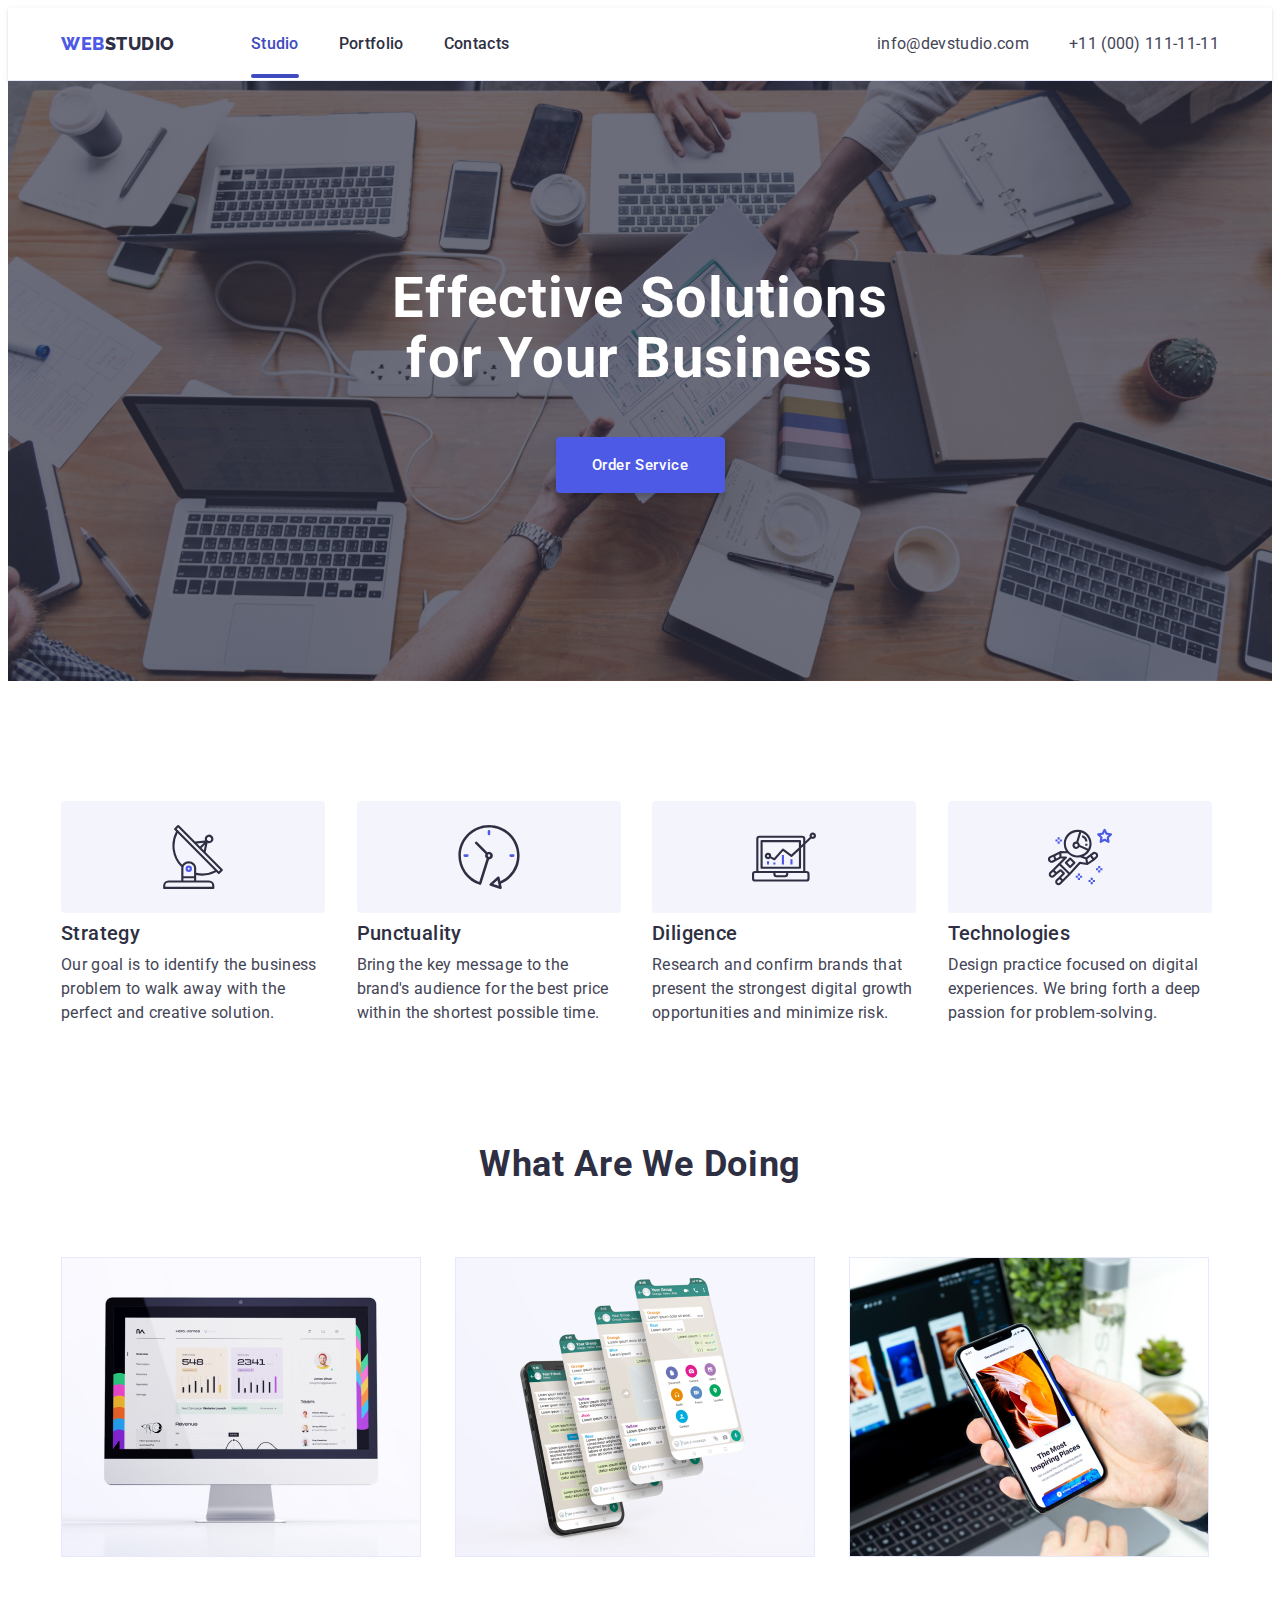
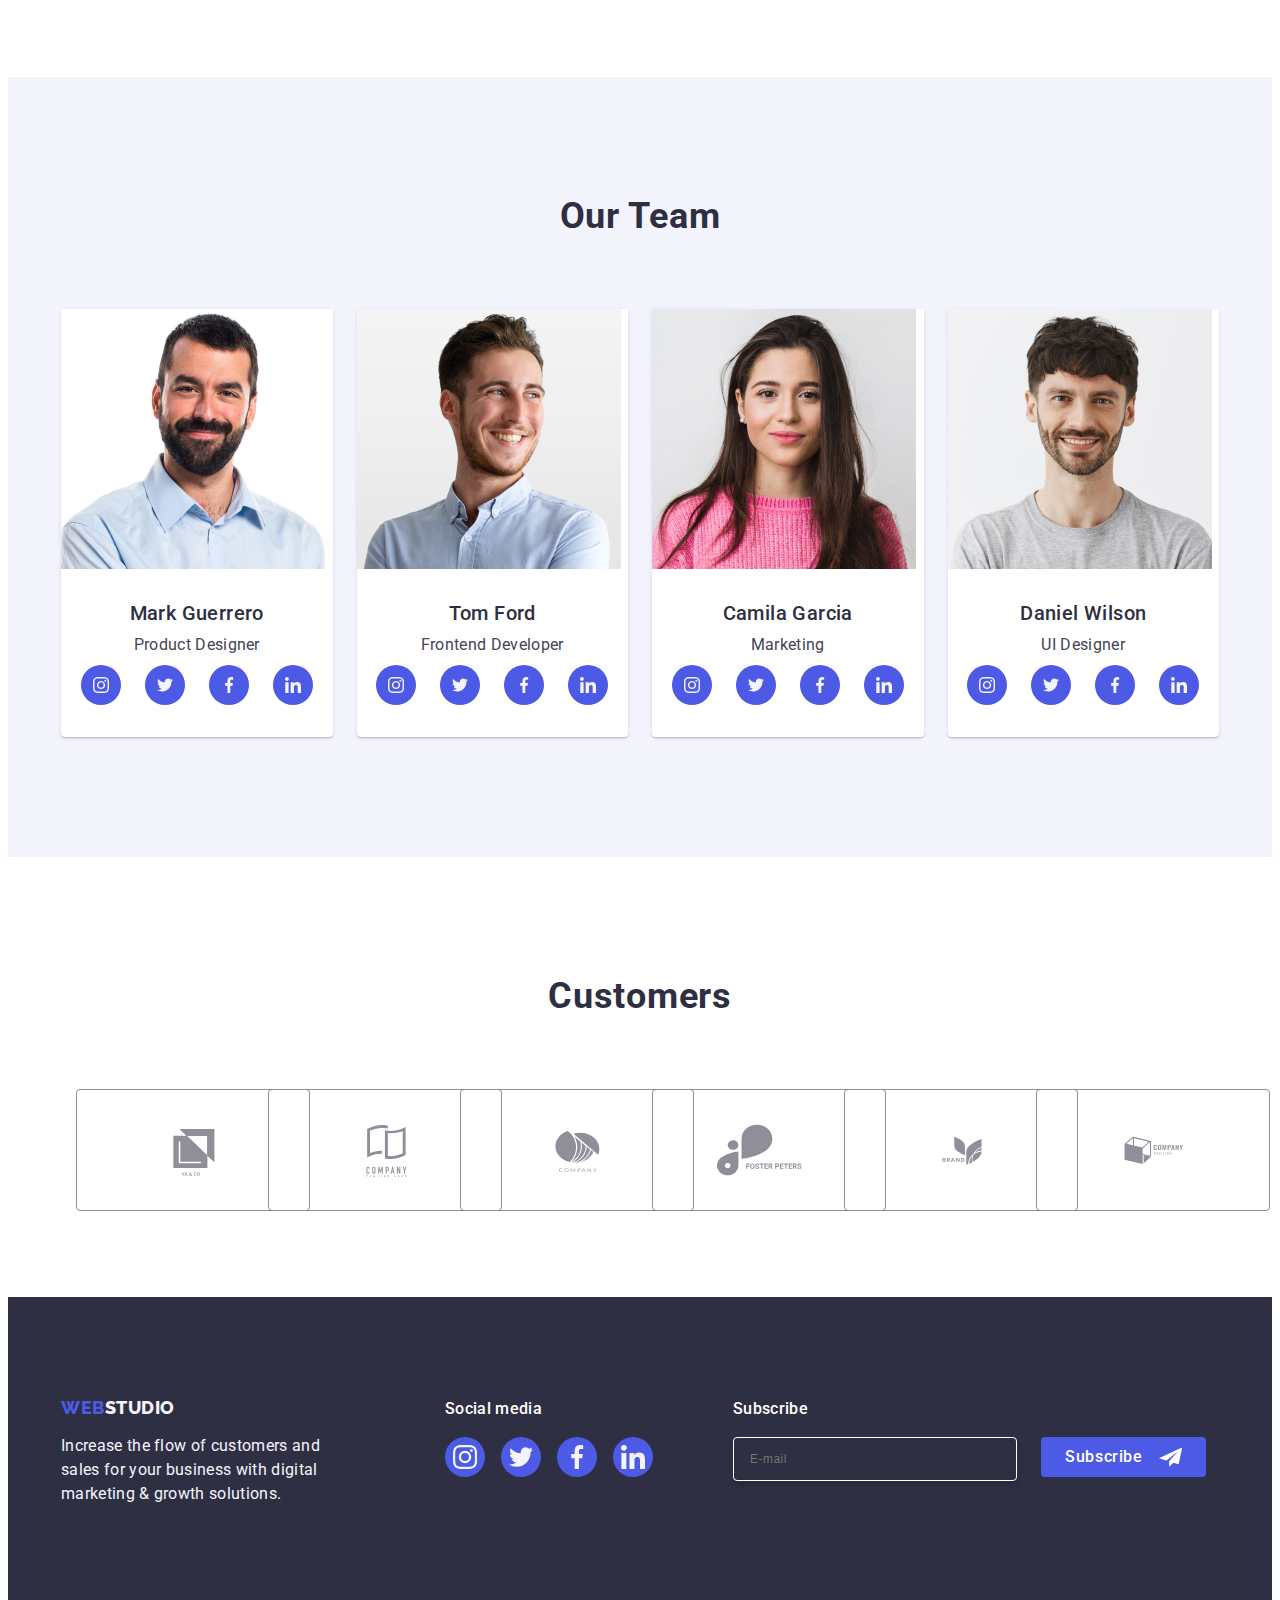
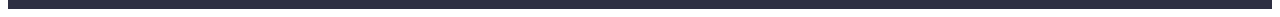
<file: index.html>
<!DOCTYPE html>
<html lang="en">
  <head>
    <meta charset="UTF-8" />
    <meta name="viewport" content="width=device-width, initial-scale=1.0" />
    <title>Web Studio</title>
    <!--Fonts-->
    <link rel="preconnect" href="https://fonts.googleapis.com" />
    <link rel="preconnect" href="https://fonts.gstatic.com" crossorigin />
    <link
      href="https://fonts.googleapis.com/css2?family=Raleway:wght@800&family=Roboto:wght@400;500;700&display=swap"
      rel="stylesheet"
    />
    <!-- Modern normalize -->
    <link
      rel="stylesheet"
      href="https://cdnjs.cloudflare.com/ajax/libs/modern-normalize/2.0.0/modern-normalize.min.css"
      integrity="sha512-4xo8blKMVCiXpTaLzQSLSw3KFOVPWhm/TRtuPVc4WG6kUgjH6J03IBuG7JZPkcWMxJ5huwaBpOpnwYElP/m6wg=="
      crossorigin="anonymous"
      referrerpolicy="no-referrer"
    />
    <!--Custom styles-->
    <link rel="stylesheet" href="./css/styles.css" />
  </head>
  <body>
    <!--Header styles-->
    <header class="header">
      <div class="header-container container">
        <nav class="header-nav">
          <a class="logo link" href="./index.html"
            >Web<span class="header-nav-logo-studio">Studio</span>
          </a>
          <ul class="list list-header">
            <li class="header-nav-item">
              <a class="nav-link current link" href="./index.html">Studio</a>
            </li>
            <li class="header-nav-item">
              <a class="nav-link link" href="./portfolio.html">Portfolio</a>
            </li>
            <li class="header-nav-item">
              <a class="nav-link link" href="">Contacts</a>
            </li>
          </ul>
        </nav>
        <address class="header-address">
          <ul class="list address-list">
            <li class="header-address-item">
              <a class="address-link link" href="mailto:info@devstudio.com" aria-label="email"
                >info@devstudio.com
              </a>
            </li>
            <li class="header-address-item">
              <a class="address-link link" href="tel:+110001111111" aria-label="+110001111111"
                >+11 (000) 111-11-11
              </a>
            </li>
          </ul>
        </address>
      </div>
    </header>

    <main>
      <!--Hero image Section 1-->
      <section class="hero">
        <div class="container">
          <h1 class="hero-title">Effective Solutions for Your Business</h1>
          <button class="btn hero-order-btn" type="button" data-modal-open>Order Service</button>
        </div>
      </section>

      <!--Section 2-->
      <section class="feature">
        <div class="container">
          <h2 class="visually-hidden">text</h2>
          <ul class="list feature-list">
            <li class="feature-item">
              <div class="feature-wrapper">
                <svg class="feature-wrapper-icons" width="64" height="64">
                  <use href="./images/icons.svg#icon-antenna"></use>
                </svg>
              </div>
              <h3 class="feature-item-titel">Strategy</h3>
              <p class="feature-item-paragraph">
                Our goal is to identify the business problem to walk away with the perfect and
                creative solution.
              </p>
            </li>

            <li class="feature-item">
              <div class="feature-wrapper">
                <svg class="feature-wrapper-icons" width="64" height="64">
                  <use href="./images/icons.svg#icon-clock"></use>
                </svg>
              </div>
              <h3 class="feature-item-titel">Punctuality</h3>
              <p class="feature-item-paragraph">
                Bring the key message to the brand's audience for the best price within the shortest
                possible time.
              </p>
            </li>

            <li class="feature-item">
              <div class="feature-wrapper">
                <svg class="feature-wrapper-icons" width="64" height="64">
                  <use href="./images/icons.svg#icon-diagram"></use>
                </svg>
              </div>
              <h3 class="feature-item-titel">Diligence</h3>
              <p class="feature-item-paragraph">
                Research and confirm brands that present the strongest digital growth opportunities
                and minimize risk.
              </p>
            </li>

            <li class="feature-item">
              <div class="feature-wrapper">
                <svg class="feature-wrapper-icons" width="64" height="64">
                  <use href="./images/icons.svg#icon-astronaut"></use>
                </svg>
              </div>
              <h3 class="feature-item-titel">Technologies</h3>
              <p class="feature-item-paragraph">
                Design practice focused on digital experiences. We bring forth a deep passion for
                problem-solving.
              </p>
            </li>
          </ul>
        </div>
      </section>

      <!--Section 3-->
      <section class="work">
        <div class="container">
          <h2 class="work-title">What are we doing</h2>
          <ul class="list work-list">
            <li class="work-item">
              <img src="./images/images-section3/img1.jpg" alt="Work1" width="360" />
            </li>
            <li class="work-item">
              <img src="./images/images-section3/img2.jpg" alt="Work2" width="360" />
            </li>
            <li class="work-item">
              <img src="./images/images-section3/img3.jpg" alt="Work3" width="360" />
            </li>
          </ul>
        </div>
      </section>

      <!--Section 4-->
      <section class="team">
        <div class="container">
          <h2 class="team-title">Our Team</h2>
          <ul class="list team-list">
            <li class="team-item">
              <img
                src="./images/images-section4/mark-guerreroimg.jpg"
                alt="Product Designer"
                width="264"
              />
              <div class="team-title-paragraph">
                <h3 class="team-item-title">Mark Guerrero</h3>
                <p class="team-item-paragraph">Product Designer</p>
                <ul class="team-socials list">
                  <li class="team-socials-item">
                    <a class="team-socials-link link" href="https://instagram.com">
                      <svg class="team-socials-icon" width="16" height="16">
                        <use href="./images/icons.svg#icon-instagram"></use>
                      </svg>
                    </a>
                  </li>
                  <li class="team-socials-item">
                    <a class="team-socials-link link" href="https://instagram.com">
                      <svg class="team-socials-icon" width="16" height="16">
                        <use href="./images/icons.svg#icon-twitter"></use>
                      </svg>
                    </a>
                  </li>
                  <li class="team-socials-item">
                    <a class="team-socials-link link" href="https://instagram.com">
                      <svg class="team-socials-icon" width="16" height="16">
                        <use href="./images/icons.svg#icon-facebook"></use>
                      </svg>
                    </a>
                  </li>
                  <li class="team-socials-item">
                    <a class="team-socials-link link" href="https://instagram.com">
                      <svg class="team-socials-icon" width="16" height="16">
                        <use href="./images/icons.svg#icon-linkedin"></use>
                      </svg>
                    </a>
                  </li>
                </ul>
              </div>
            </li>
            <li class="team-item">
              <img
                src="./images/images-section4/tom-fordimg.jpg"
                alt="Frontend Developer"
                width="264"
              />
              <div class="team-title-paragraph">
                <h3 class="team-item-title">Tom Ford</h3>
                <p class="team-item-paragraph">Frontend Developer</p>
                <ul class="team-socials list">
                  <li class="team-socials-item">
                    <a class="team-socials-link link" href="https://instagram.com">
                      <svg class="team-socials-icon" width="16" height="16">
                        <use href="./images/icons.svg#icon-instagram"></use>
                      </svg>
                    </a>
                  </li>
                  <li class="team-socials-item">
                    <a class="team-socials-link link" href="https://instagram.com">
                      <svg class="team-socials-icon" width="16" height="16">
                        <use href="./images/icons.svg#icon-twitter"></use>
                      </svg>
                    </a>
                  </li>
                  <li class="team-socials-item">
                    <a class="team-socials-link link" href="https://instagram.com">
                      <svg class="team-socials-icon" width="16" height="16">
                        <use href="./images/icons.svg#icon-facebook"></use>
                      </svg>
                    </a>
                  </li>
                  <li class="team-socials-item">
                    <a class="team-socials-link link" href="https://instagram.com">
                      <svg class="team-socials-icon" width="16" height="16">
                        <use href="./images/icons.svg#icon-linkedin"></use>
                      </svg>
                    </a>
                  </li>
                </ul>
              </div>
            </li>
            <li class="team-item">
              <img src="./images/images-section4/camila-garcia.jpg" alt="Marketing" width="264" />
              <div class="team-title-paragraph">
                <h3 class="team-item-title">Camila Garcia</h3>
                <p class="team-item-paragraph">Marketing</p>
                <ul class="team-socials list">
                  <li class="team-socials-item">
                    <a class="team-socials-link link" href="https://instagram.com">
                      <svg class="team-socials-icon" width="16" height="16">
                        <use href="./images/icons.svg#icon-instagram"></use>
                      </svg>
                    </a>
                  </li>
                  <li class="team-socials-item">
                    <a class="team-socials-link link" href="https://instagram.com">
                      <svg class="team-socials-icon" width="16" height="16">
                        <use href="./images/icons.svg#icon-twitter"></use>
                      </svg>
                    </a>
                  </li>
                  <li class="team-socials-item">
                    <a class="team-socials-link link" href="https://instagram.com">
                      <svg class="team-socials-icon" width="16" height="16">
                        <use href="./images/icons.svg#icon-facebook"></use>
                      </svg>
                    </a>
                  </li>
                  <li class="team-socials-item">
                    <a class="team-socials-link link" href="https://instagram.com">
                      <svg class="team-socials-icon" width="16" height="16">
                        <use href="./images/icons.svg#icon-linkedin"></use>
                      </svg>
                    </a>
                  </li>
                </ul>
              </div>
            </li>
            <li class="team-item">
              <img
                src="./images/images-section4/daniel-wisonimg.jpg"
                alt="UI Designer"
                width="264"
              />
              <div class="team-title-paragraph">
                <h3 class="team-item-title">Daniel Wilson</h3>
                <p class="team-item-paragraph">UI Designer</p>
                <ul class="team-socials list">
                  <li class="team-socials-item">
                    <a class="team-socials-link link" href="https://instagram.com">
                      <svg class="team-socials-icon" width="16" height="16">
                        <use href="./images/icons.svg#icon-instagram"></use>
                      </svg>
                    </a>
                  </li>
                  <li class="team-socials-item">
                    <a class="team-socials-link link" href="https://instagram.com">
                      <svg class="team-socials-icon" width="16" height="16">
                        <use href="./images/icons.svg#icon-twitter"></use>
                      </svg>
                    </a>
                  </li>
                  <li class="team-socials-item">
                    <a class="team-socials-link link" href="https://instagram.com">
                      <svg class="team-socials-icon" width="16" height="16">
                        <use href="./images/icons.svg#icon-facebook"></use>
                      </svg>
                    </a>
                  </li>
                  <li class="team-socials-item">
                    <a class="team-socials-link link" href="https://instagram.com">
                      <svg class="team-socials-icon" width="16" height="16">
                        <use href="./images/icons.svg#icon-linkedin"></use>
                      </svg>
                    </a>
                  </li>
                </ul>
              </div>
            </li>
          </ul>
        </div>
      </section>

      <!--Section 5-->
      <section class="customers">
        <div class="container">
          <h2 class="customers-titel">Customers</h2>
          <ul class="container-client list">
            <li class="customers-client-item">
              <a class="customers-client-link link" href="">
                <svg class="container-client-icons" width="104" height="56">
                  <use href="./images/icons.svg#icon-logo-1"></use>
                </svg>
              </a>
            </li>
            <li class="customers-client-item">
              <a class="customers-client-link link" href="">
                <svg class="container-client-icons" width="104" height="56">
                  <use href="./images/icons.svg#icon-logo-2"></use>
                </svg>
              </a>
            </li>
            <li class="customers-client-item">
              <a class="customers-client-link link" href="">
                <svg class="container-client-icons" width="104" height="56">
                  <use href="./images/icons.svg#icon-logo-3"></use>
                </svg>
              </a>
            </li>
            <li class="customers-client-item">
              <a class="customers-client-link link" href="">
                <svg class="container-client-icons" width="104" height="56">
                  <use href="./images/icons.svg#icon-logo-4"></use>
                </svg>
              </a>
            </li>
            <li class="customers-client-item">
              <a class="customers-client-link link" href="">
                <svg class="container-client-icons" width="104" height="56">
                  <use href="./images/icons.svg#icon-logo-5"></use>
                </svg>
              </a>
            </li>
            <li class="customers-client-item">
              <a class="customers-client-link link" href="">
                <svg class="container-client-icons" width="104" height="56">
                  <use href="./images/icons.svg#icon-logo-6"></use>
                </svg>
              </a>
            </li>
          </ul>
        </div>
      </section>
    </main>

    <!--Footer-->
    <footer class="footer" id="contacts">
      <div class="footer-container container">
        <div class="footer-title">
          <a class="link footer-link" href="./index.html"
            >Web<span class="footer-logo-studio">Studio</span></a
          >
          <p class="footer-paragraph">
            Increase the flow of customers and sales for your business with digital marketing &
            growth solutions.
          </p>
        </div>

        <!--Social media-->
        <div class="footer-social">
          <p class="social-paragraph">Social media</p>
          <ul class="social-list list">
            <li class="footer-socials-item">
              <a class="footer-socials-link link" href="https://instagram.com">
                <svg class="footer-socials-icon" width="24" height="24">
                  <use href="./images/icons.svg#icon-instagram"></use>
                </svg>
              </a>
            </li>
            <li class="footer-socials-item">
              <a class="footer-socials-link link" href="https://instagram.com">
                <svg class="footer-socials-icon" width="24" height="24">
                  <use href="./images/icons.svg#icon-twitter"></use>
                </svg>
              </a>
            </li>
            <li class="footer-socials-item">
              <a class="footer-socials-link link" href="https://instagram.com">
                <svg class="footer-socials-icon" width="24" height="24">
                  <use href="./images/icons.svg#icon-facebook"></use>
                </svg>
              </a>
            </li>
            <li class="footer-socials-item">
              <a class="footer-socials-link link" href="https://instagram.com">
                <svg class="footer-socials-icon" width="24" height="24">
                  <use href="./images/icons.svg#icon-linkedin"></use>
                </svg>
              </a>
            </li>
          </ul>
        </div>
        <!--Subscribe-->
        <div class="footer-subscribe">
          <p class="subscribe-paragraph">Subscribe</p>
          <form class="subscribe-form">
            <label class="footer-sub-label" for="user-email-sub">
              <input 
              class="footer-sub-input" 
              type="email" 
              id="user-email-sub" 
              name="user-email" 
              placeholder="E-mail">
            </label>
            <button class="footer-btn-sub" type="submit">
              Subscribe
              <svg class="footer-sub-icon" width="24" height="24">
                <use href="./images/icons.svg#icon-send"></use>
              </svg>
            </button>
          </form>
        </div>
      </div>
    </footer>

    <!--Modal window-->
    <div class="backdrop is-hidden" data-modal>
      <div class="modal">
        <button class="btn-close" type="button" data-modal-close>
          <svg class="btn-close-icon" width="8" height="8">
            <use href="./images/icons.svg#icon-close-black"></use>
          </svg>
        </button>
        <p class="modal-title">Leave your contacts and we will call you back</p>
        <form class="modal-form">
          <div class="modal-form-div">
            <label class="modal-label" for="user-name">Name</label>
            <div class="modal-field">
              <input 
              class="modal-input" 
              type="text" 
              id="user-name" 
              name="user-name" />
              <svg class="modal-icon" width="18" height="24">
                <use href="./images/icons.svg#icon-person-modal"></use>
              </svg>
            </div>
          </div>
          <div class="modal-form-div">
            <label class="modal-label" for="user-phone">Phone</label>
            <div class="modal-field">
              <input 
              class="modal-input" 
              type="tel" 
              id="user-phone" 
              name="user-phone" />
              <svg class="modal-icon" width="18" height="24">
                <use href="./images/icons.svg#icon-phone-modal"></use>
              </svg>
            </div>
          </div>
          <div class="modal-form-div">
            <label class="modal-label" for="user-email">Email</label>
            <div class="modal-field">
              <input 
              class="modal-input" 
              type="email" 
              id="user-email"
              name="user-email" />
              <svg class="modal-icon" width="18" height="24">
                <use href="./images/icons.svg#icon-email-modal"></use>
              </svg>
            </div>
          </div>
          <div class="modal-form-comment">
            <label class="modal-label" for="user-comment">Comment</label>
            <textarea
              class="modal-comment-field"
              name="user-comment"
              id="user-comment"
              rows="10"
              placeholder="Text input"
            ></textarea>
          </div>
          <div class="modal-form-checkbox">
            <input
              class="modal-form-checkbox visually-hidden"
              type="checkbox"
              name="user-privacy"
              id="user-privacy"
              value="true"
            />
            <label class="modal-form-ladel-checkbox" for="user-privacy">
              <span class="modal-form-span">
                <svg class="modal-svg-check" width="10" height="8">
                  <use href="./images/icons.svg#icon-check"></use>
                </svg>
              </span>
              I accept the terms and conditions of the
              <a class="modal-form-link" href="">Privacy Policy</a>
            </label>
          </div>
          <button class="btn-modal-send" type="submit">Send</button>
        </form>
      </div>
    </div>

    <script src="./js/modal.js"></script>
  </body>
</html>
</file>
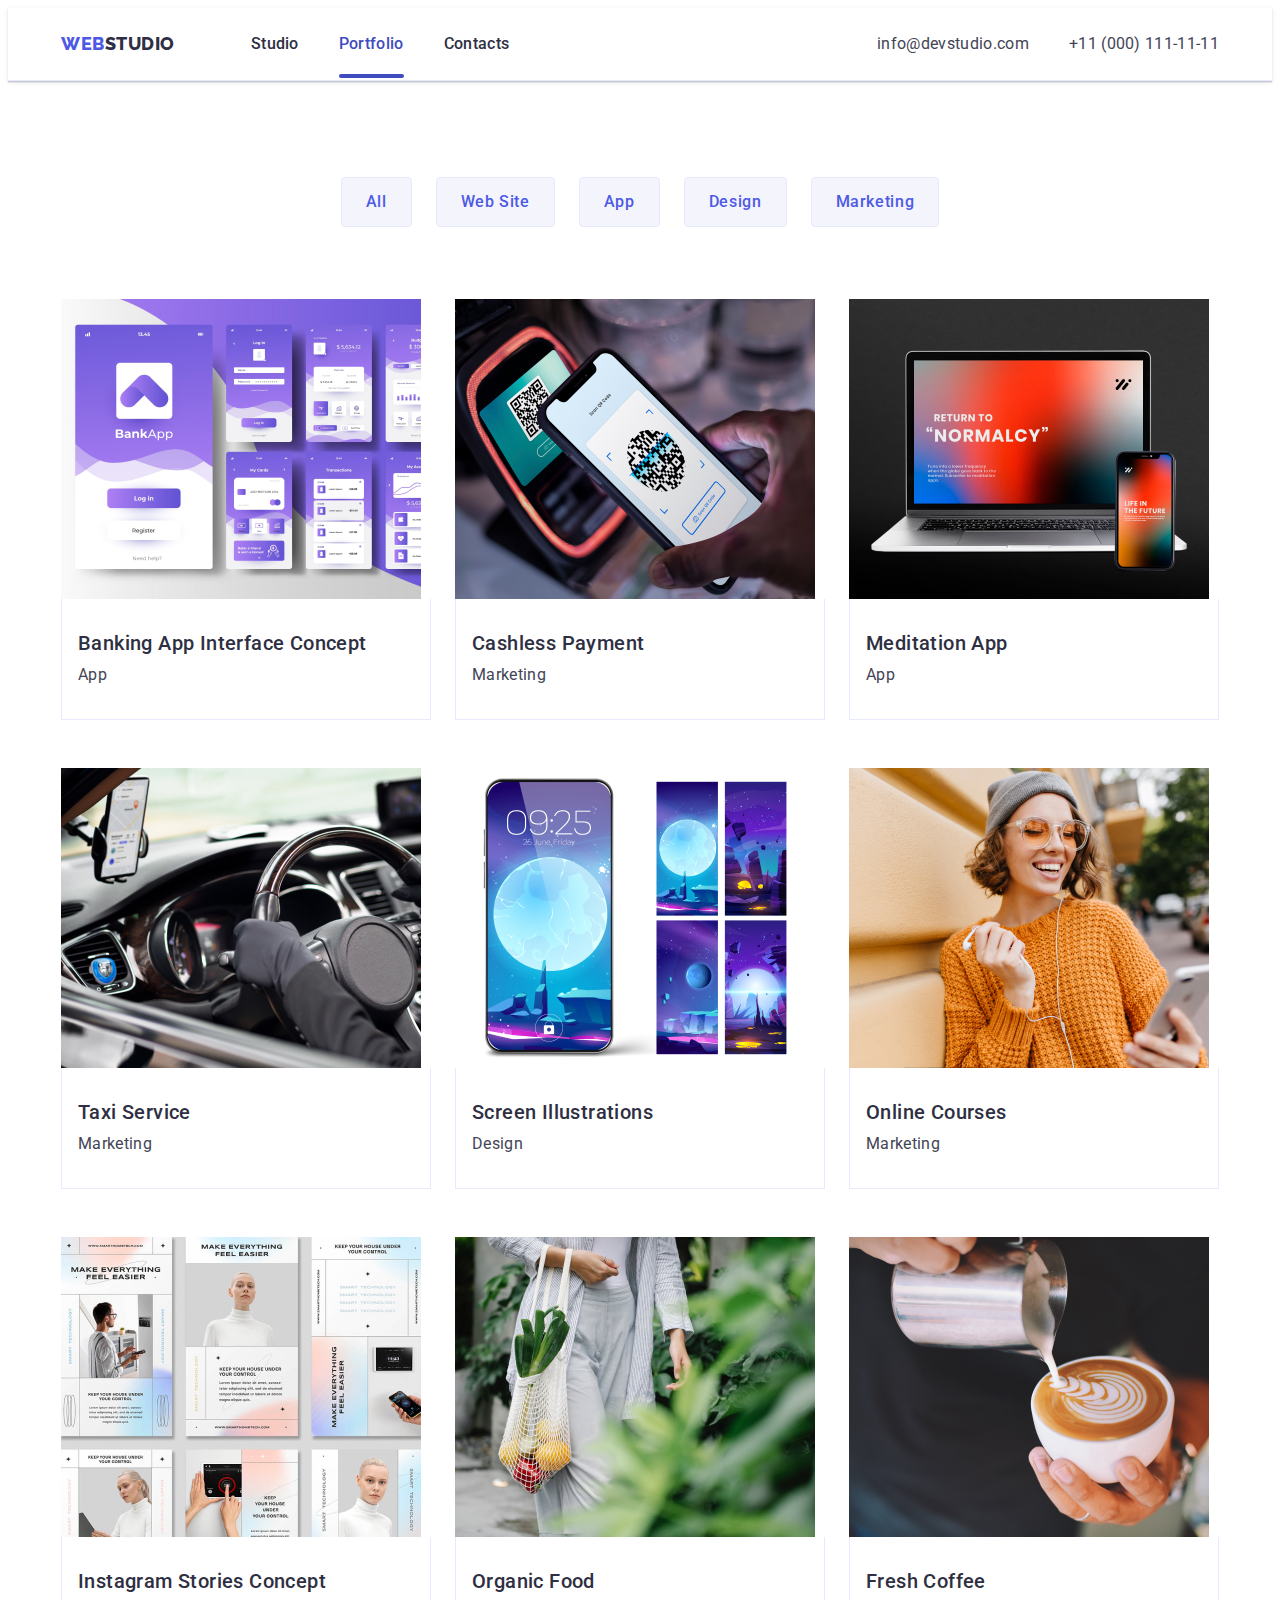
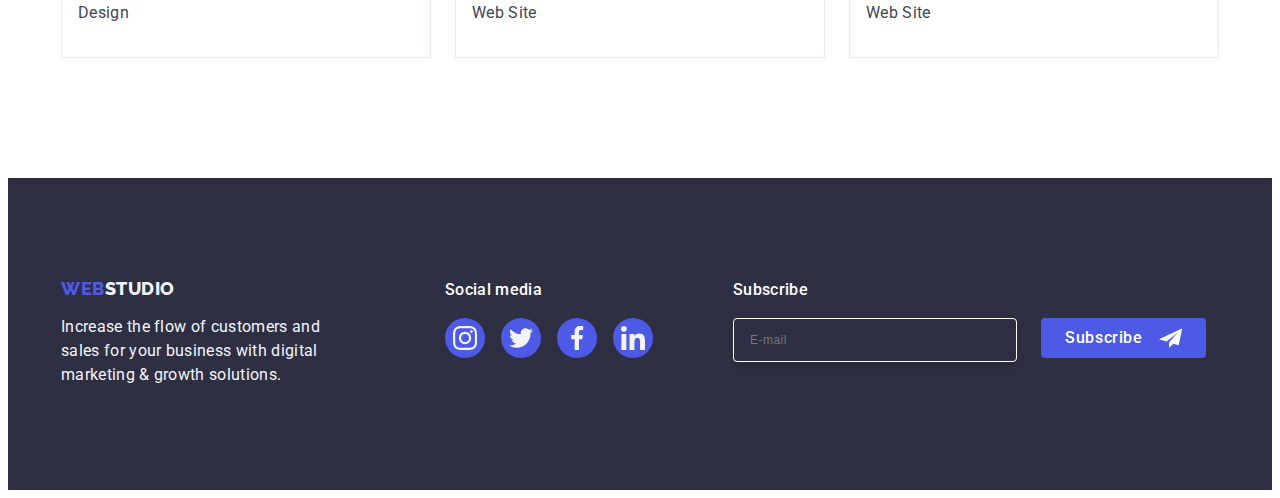
<file: portfolio.html>
<!DOCTYPE html>
<html lang="en">
  <head>
    <meta charset="UTF-8" />
    <meta name="viewport" content="width=device-width, initial-scale=1.0" />
    <title>Web Studio</title>
    <!--Fonts-->
    <link rel="preconnect" href="https://fonts.googleapis.com" />
    <link rel="preconnect" href="https://fonts.gstatic.com" crossorigin />
    <link
      href="https://fonts.googleapis.com/css2?family=Raleway:wght@800&family=Roboto:wght@400;500;700&display=swap"
      rel="stylesheet"
    />
    <!-- Modern normalize -->
    <link
      rel="stylesheet"
      href="https://cdnjs.cloudflare.com/ajax/libs/modern-normalize/2.0.0/modern-normalize.min.css"
      integrity="sha512-4xo8blKMVCiXpTaLzQSLSw3KFOVPWhm/TRtuPVc4WG6kUgjH6J03IBuG7JZPkcWMxJ5huwaBpOpnwYElP/m6wg=="
      crossorigin="anonymous"
      referrerpolicy="no-referrer"
    />
    <!--Custom styles-->
    <link rel="stylesheet" href="./css/styles.css" />
  </head>
  <body>
    <!--Header styles-->
    <header class="header">
      <div class="header-container container">
        <nav class="header-nav">
          <a class="logo link" href="./index.html"
            >Web<span class="header-nav-logo-studio">Studio</span>
          </a>
          <ul class="list list-header">
            <li class="header-nav-item">
              <a class="nav-link link" href="./index.html">Studio</a>
            </li>
            <li class="header-nav-item">
              <a class="nav-link current link" href="./portfolio.html">Portfolio</a>
            </li>
            <li class="header-nav-item">
              <a class="nav-link link" href="">Contacts</a>
            </li>
          </ul>
        </nav>
        <address class="header-address">
          <ul class="list address-list">
            <li class="header-address-item">
              <a class="address-link link" href="mailto:info@devstudio.com" aria-label="email"
                >info@devstudio.com
              </a>
            </li>
            <li class="header-address-item">
              <a class="address-link link" href="tel:+110001111111" aria-label="+110001111111"
                >+11 (000) 111-11-11
              </a>
            </li>
          </ul>
        </address>
      </div>
    </header>

    <!--Filters-->
    <main>
      <section class="filters">
        <div class="container">
          <h1 class="visually-hidden">portfolio</h1>
          <ul class="list filters-list">
            <li class="filters-item">
              <button class="filters-item-button" type="button">All</button>
            </li>
            <li class="filters-item">
              <button class="filters-item-button" type="button">Web Site</button>
            </li>
            <li class="filters-item">
              <button class="filters-item-button" type="button">App</button>
            </li>
            <li class="filters-item">
              <button class="filters-item-button" type="button">Design</button>
            </li>
            <li class="filters-item">
              <button class="filters-item-button" type="button">Marketing</button>
            </li>
          </ul>

          <!--Row-->
          <ul class="list row-list">
            <li class="row-item">
              <a class="overlay-link link" href="#">
                <div class="overlay">
                  <img src="./images/images-row/img-banking.jpg" alt="App" width="360" />
                  <p class="overlay-text">
                    14 Stylish and User-Friendly App Design Concepts · Task Manager App · Calorie
                    Tracker App · Exotic Fruit Ecommerce App · Cloud Storage App
                  </p>
                </div>

                <div class="row-titel-paragrah">
                  <h2 class="row-item-titel">Banking App Interface Concept</h2>
                  <p class="row-item-paragraph">App</p>
                </div>
              </a>
            </li>
            <li class="row-item">
              <a class="overlay-link link" href="#">
                <div class="overlay">
                  <img src="./images/images-row/img-cashless.jpg" alt="Marketing" width="360" />
                  <p class="overlay-text">
                    14 Stylish and User-Friendly App Design Concepts · Task Manager App · Calorie
                    Tracker App · Exotic Fruit Ecommerce App · Cloud Storage App
                  </p>
                </div>

                <div class="row-titel-paragrah">
                  <h2 class="row-item-titel">Cashless Payment</h2>
                  <p class="row-item-paragraph">Marketing</p>
                </div>
              </a>
            </li>
            <li class="row-item">
              <a class="overlay-link link" href="#">
                <div class="overlay">
                  <img src="./images/images-row/img-meditation.jpg" alt="App" width="360" />
                  <p class="overlay-text">
                    14 Stylish and User-Friendly App Design Concepts · Task Manager App · Calorie
                    Tracker App · Exotic Fruit Ecommerce App · Cloud Storage App
                  </p>
                </div>

                <div class="row-titel-paragrah">
                  <h2 class="row-item-titel">Meditation App</h2>
                  <p class="row-item-paragraph">App</p>
                </div>
              </a>
            </li>
            <li class="row-item">
              <a class="overlay-link link" href="#">
                <div class="overlay">
                  <img src="./images/images-row/img-taxi.jpg" alt="Marketing" width="360" />
                  <p class="overlay-text">
                    14 Stylish and User-Friendly App Design Concepts · Task Manager App · Calorie
                    Tracker App · Exotic Fruit Ecommerce App · Cloud Storage App
                  </p>
                </div>

                <div class="row-titel-paragrah">
                  <h2 class="row-item-titel">Taxi Service</h2>
                  <p class="row-item-paragraph">Marketing</p>
                </div>
              </a>
            </li>
            <li class="row-item">
              <a class="overlay-link link" href="#">
                <div class="overlay">
                  <img src="./images/images-row/img-screen.jpg" alt="Design" width="360" />
                  <p class="overlay-text">
                    14 Stylish and User-Friendly App Design Concepts · Task Manager App · Calorie
                    Tracker App · Exotic Fruit Ecommerce App · Cloud Storage App
                  </p>
                </div>

                <div class="row-titel-paragrah">
                  <h2 class="row-item-titel">Screen Illustrations</h2>
                  <p class="row-item-paragraph">Design</p>
                </div>
              </a>
            </li>
            <li class="row-item">
              <a class="overlay-link link" href="#">
                <div class="overlay">
                  <img src="./images/images-row/img-online.jpg" alt="Marketing" width="360" />
                  <p class="overlay-text">
                    14 Stylish and User-Friendly App Design Concepts · Task Manager App · Calorie
                    Tracker App · Exotic Fruit Ecommerce App · Cloud Storage App
                  </p>
                </div>

                <div class="row-titel-paragrah">
                  <h2 class="row-item-titel">Online Courses</h2>
                  <p class="row-item-paragraph">Marketing</p>
                </div>
              </a>
            </li>
            <li class="row-item">
              <a class="overlay-link link" href="#">
                <div class="overlay">
                  <img src="./images/images-row/img-instagram.jpg" alt="Design" width="360" />
                  <p class="overlay-text">
                    14 Stylish and User-Friendly App Design Concepts · Task Manager App · Calorie
                    Tracker App · Exotic Fruit Ecommerce App · Cloud Storage App
                  </p>
                </div>

                <div class="row-titel-paragrah">
                  <h2 class="row-item-titel">Instagram Stories Concept</h2>
                  <p class="row-item-paragraph">Design</p>
                </div>
              </a>
            </li>
            <li class="row-item">
              <a class="overlay-link link" href="#">
                <div class="overlay">
                  <img src="./images/images-row/img-organic.jpg" alt="Web Site" width="360" />
                  <p class="overlay-text">
                    14 Stylish and User-Friendly App Design Concepts · Task Manager App · Calorie
                    Tracker App · Exotic Fruit Ecommerce App · Cloud Storage App
                  </p>
                </div>

                <div class="row-titel-paragrah">
                  <h2 class="row-item-titel">Organic Food</h2>
                  <p class="row-item-paragraph">Web Site</p>
                </div>
              </a>
            </li>
            <li class="row-item">
              <a class="overlay-link link" href="#">
                <div class="overlay">
                  <img src="./images/images-row/img-fresh.jpg" alt="Web Site" width="360" />
                  <p class="overlay-text">
                    14 Stylish and User-Friendly App Design Concepts · Task Manager App · Calorie
                    Tracker App · Exotic Fruit Ecommerce App · Cloud Storage App
                  </p>
                </div>

                <div class="row-titel-paragrah">
                  <h2 class="row-item-titel">Fresh Coffee</h2>
                  <p class="row-item-paragraph">Web Site</p>
                </div>
              </a>
            </li>
          </ul>
        </div>
      </section>
    </main>

    <!--Footer-->
    <footer class="footer" id="contacts">
      <div class="footer-container container">
        <div class="footer-title">
          <a class="link footer-link" href="./index.html"
              >Web<span class="footer-logo-studio">Studio</span></a
            >
          <p class="footer-paragraph">
            Increase the flow of customers and sales for your business with digital marketing &
            growth solutions.
          </p>
        </div>

        <!--Social media-->
        <div class="footer-social">
            <p class="social-paragraph">Social media</p>
            <ul class="social-list list">
              <li class="footer-socials-item">
                <a class="footer-socials-link link" href="https://instagram.com">
                  <svg class="footer-socials-icon" width="24" height="24">
                    <use href="./images/icons.svg#icon-instagram"></use>
                  </svg>
                </a>
              </li>
              <li class="footer-socials-item">
                <a class="footer-socials-link link" href="https://instagram.com">
                  <svg class="footer-socials-icon" width="24" height="24">
                    <use href="./images/icons.svg#icon-twitter"></use>
                  </svg>
                </a>
              </li>
              <li class="footer-socials-item">
                <a class="footer-socials-link link" href="https://instagram.com">
                  <svg class="footer-socials-icon" width="24" height="24">
                    <use href="./images/icons.svg#icon-facebook"></use>
                  </svg>
                </a>
              </li>
              <li class="footer-socials-item">
                <a class="footer-socials-link link" href="https://instagram.com">
                  <svg class="footer-socials-icon" width="24" height="24">
                    <use href="./images/icons.svg#icon-linkedin"></use>
                  </svg>
                </a>
              </li>
            </ul>
        </div>
        <!--Subscribe-->
        <div class="footer-subscribe">
          <p class="subscribe-paragraph">Subscribe</p>
          <form class="subscribe-form">
            <label class="footer-sub-label" for="user-email">
              <input 
              class="footer-sub-input" 
              type="email" 
              id="user-email" 
              name="user-email" 
              placeholder="E-mail">
            </label>
            <button class="footer-btn-sub" type="submit">
              Subscribe
              <svg class="footer-sub-icon" width="24" height="24">
                <use href="./images/icons.svg#icon-send"></use>
              </svg>
            </button>
          </form>
        </div>
      </div>
    </footer>
  </body>
</html>
</file>
<file: css/styles.css>
/*Varibles*/
:root {
  /*Colors*/
  --WHITE: #fff;
  --IRIS: #4d5ae5;
  --NAVY-BLUE: #2e2f42;
  --OCEAN: #404bbf;
  --SLATE: #434455;
  --CLOUD: #f4f4fd;
  --CORNFLOWER: #e7e9fc;
  --LIGHT-SLATE: #8e8f99;
  --GREEN: #31d0aa;
  --DAIRY: #fcfcfc;
}
/**
  |============================
  | Base styles
  |============================
*/
body {
  font-family: 'Roboto', sans-serif;
  color: #434455;
  background-color: #fff;
}
/*reset start*/
h1,
h2,
h3,
p {
  margin: 0;
}

a {
  color: currentColor;
}

button {
  cursor: pointer;
  font-family: inherit;
  color: currentColor;
}

img {
  display: block;
  max-width: 100%;
  height: auto;
}

.list {
  list-style-type: none;
  margin: 0;
  padding: 0;
}

.link {
  text-decoration: none;
}
.visually-hidden {
  position: absolute;
  white-space: nowrap;
  width: 1px;
  height: 1px;
  overflow: hidden;
  border: 0;
  padding: 0;
  clip: rect(0 0 0 0);
  clip-path: inset(100%);
  margin: -1px;
}
/*reset end*/

/**
  |============================
  | Base styles
  |============================
*/
.container {
  width: 1158px;
  margin-left: auto;
  margin-right: auto;
  padding-left: 15px;
  padding-right: 15px;
}
/**
  |============================
  | Card set
  |============================
*/
/**
  |============================
  | Header styles
  |============================
*/
.header {
  border-bottom: 1px solid var(--CORNFLOWER);
  background: var(--WHITE);
  height: 72px;
  box-shadow: 0px 2px 1px rgba(46, 47, 66, 0.08), 0px 1px 1px rgba(46, 47, 66, 0.16),
    0px 1px 6px rgba(46, 47, 66, 0.08);

  display: flex;
}

.header-container {
  display: flex;
  align-items: center;
}

.header-nav {
  display: flex;
  align-items: center;
}
.header-nav-logo-wed {
  font-family: "Raleway", sans-serif;
  font-size: 18px;
  font-style: normal;
  font-weight: 800;
  line-height: 1.17;
  letter-spacing: 0.54px;
  color: var(--IRIS);
  text-transform: uppercase;
}

.header-nav-logo-studio {
  font-family: "Raleway", sans-serif;
  font-size: 18px;
  font-style: normal;
  font-weight: 800;
  line-height: 1.17;
  letter-spacing: 0.54px;
  color: var(--NAVY-BLUE);

  text-transform: uppercase;
}

.list-header {
  display: flex;
  gap: 40px;
}

.logo {
  font-family: "Raleway", sans-serif;
  font-size: 18px;
  font-style: normal;
  font-weight: 800;
  line-height: 1.17;
  letter-spacing: 0.54px;
  color: var(--IRIS);

  margin-right: 76px;
  text-transform: uppercase;
  text-decoration: none;
}
.nav-link {
  padding-top: 24px;
  padding-bottom: 24px;

  font-family: "Roboto", sans-serif;
  font-size: 16px;
  font-style: normal;
  font-weight: 500;
  line-height: 1.5;
  letter-spacing: 0.32px;
  color: var(--NAVY-BLUE);

  transition: color 250ms cubic-bezier(0.4, 0, 0.2, 1);
}
.nav-link:hover,
.nav-link:focus {
  color: var(--OCEAN);
}
.current::after {
  content: '';
  position: absolute;
  bottom: -1px;
  left: 0;
  display: block;
  width: 100%;
  height: 4px;
  border-radius: 2px;
  background: var(--OCEAN);
}
.current {
  position: relative;
  color: var(--OCEAN);
}

.address-list {
  display: flex;
  gap: 40px;
}

.header-address {
  margin-left: auto;
  font-style: normal;
}
.address-link {
  padding-top: 24px;
  padding-bottom: 24px;

  font-family: "Roboto", sans-serif;
  font-size: 16px;
  font-style: normal;
  font-weight: 400;
  line-height: 1.5;
  letter-spacing: 0.32px;
  color: var(--SLATE);

  transition: color 250ms cubic-bezier(0.4, 0, 0.2, 1);
}
.address-link:hover,
.address-link:focus {
  color: var(--OCEAN);
}
/**index.html**/
/**
  |============================
  | Hero image Section 1
  |============================
*/
.hero {
  max-width: 1440px;
  margin: 0 auto;
  padding: 188px 0;
  background: var(--NAVY-BLUE);

  background-image: linear-gradient(rgba(46, 47, 66, 0.7), rgba(46, 47, 66, 0.7)),
    url(../images/people-office.jpg);
  background-repeat: no-repeat;
  background-position: center;
  background-size: cover;
}
.hero-title {
  max-width: 496px;
  margin-right: auto;
  margin-left: auto;
  margin-bottom: 48px;
  text-align: center;

  font-family: "Roboto", sans-serif;
  font-size: 56px;
  font-style: normal;
  font-weight: 700;
  line-height: 1.07;
  letter-spacing: 1.12px;
  color: var(--WHITE);
}
.btn {
  font-family: "Roboto", sans-serif;
  font-size: 15px;
  font-style: normal;
  font-weight: 500;
  line-height: 1.5;
  letter-spacing: 0.04em;
  color: var(--WHITE);
  background-color: var(--IRIS);

  box-shadow: 0px 4px 4px 0px rgba(0, 0, 0, 0.15);

  margin-right: auto;
  margin-left: auto;
  display: block;

  transition: background-color 250ms cubic-bezier(0.4, 0, 0.2, 1);
}
.hero-order-btn {
  min-width: 169px;
  height: 56px;
  padding: 16px 32px;
  border-radius: 4px;
  border: none;
  cursor: pointer;
}
.hero-button:hover,
.hero-button:focus {
  background: var(--OCEAN);
}

/**
  |============================
  | Section 2
  |============================
*/
.feature {
  padding-top: 120px;
  padding-bottom: 120px;
}
.feature-list {
  display: flex;
  gap: 24px;
}
.feature-item {
  width: calc((100% - 72px) / 4);
}
.feature-wrapper {
  display: flex;
  align-items: center;
  justify-content: center;
  margin-bottom: 8px;

  width: 264px;
  height: 112px;
  border-radius: 4px;
  background: var(--CLOUD);
}
.feature-item-titel {
  font-family: "Roboto", sans-serif;
  font-size: 20px;
  font-style: normal;
  font-weight: 500;
  line-height: 1.2;
  letter-spacing: 0.4px;
  color: var(--NAVY-BLUE);

  margin-bottom: 8px;
  width: 264px;
  height: 24px;
}
.feature-item-paragraph {
  font-family: "Roboto", sans-serif;
  font-size: 16px;
  font-style: normal;
  font-weight: 400;
  line-height: 1.5;
  letter-spacing: 0.32px;
  color: var(--SLATE);

  width: 264px;
  height: 72px;
}
/**
  |============================
  | Section 3
  |============================
*/
.work {
  padding-bottom: 120px;
}
.work-title {
  margin-bottom: 72px;
  text-align: center;

  font-family: "Roboto", sans-serif;
  font-size: 36px;
  font-style: normal;
  font-weight: 700;
  line-height: 1.11;
  letter-spacing: 0.72px;
  color: var(--NAVY-BLUE);
  text-align: center;
  text-transform: capitalize;
}
.work-list {
  display: flex;
  gap: 24px;
}
.work-item {
  width: calc((100% - 48px) / 3);
}
/**
  |============================
  | Section 4
  |============================
*/
.team {
  padding-top: 120px;
  padding-bottom: 120px;
  background: var(--CLOUD);
}
.team-title {
  margin-bottom: 72px;

  font-family: "Roboto", sans-serif;
  font-size: 36px;
  font-style: normal;
  font-weight: 700;
  line-height: 1.11;
  letter-spacing: 0.72px;
  color: var(--NAVY-BLUE);
  text-align: center;
  text-transform: capitalize;
}
.team-list {
  display: flex;
  gap: 24px;
}
.team-item {
  border-radius: 0px 0px 4px 4px;
  width: calc((100% - 72px) / 4);
  background: var(--WHITE);
  box-shadow: 0px 2px 1px 0px rgba(46, 47, 66, 0.08), 0px 1px 1px 0px rgba(46, 47, 66, 0.16),
    0px 1px 6px 0px rgba(46, 47, 66, 0.08);
}
.team-title-paragraph {
  padding: 32px 0;
}
.team-item-title {
  margin-bottom: 8px;

  font-family: "Roboto", sans-serif;
  font-size: 20px;
  font-style: normal;
  font-weight: 500;
  line-height: 1.2;
  letter-spacing: 0.4px;
  color: var(--NAVY-BLUE);
  text-align: center;
}
.team-item-paragraph {
  margin-bottom: 8px;

  font-family: Roboto, sans-serif;
  font-size: 16px;
  font-style: normal;
  font-weight: 400;
  line-height: 1.5;
  letter-spacing: 0.32px;
  color: var(--SLATE);

  text-align: center;
}
.team-socials {
  display: flex;
  justify-content: center;
  align-items: center;
  gap: 24px;
}
.team-socials-item {
  width: 40px;
  height: 40px;
}
.team-socials-link {
  display: flex;
  align-items: center;
  justify-content: center;
  width: 100%;
  height: 100%;

  background-color: var(--IRIS);
  border-radius: 50%;

  transition: background-color 250ms cubic-bezier(0.4, 0, 0.2, 1);
}
.team-socials-link:hover,
.team-socials-link:focus {
  background-color: var(--OCEAN);
}
.team-socials-icon {
  fill: var(--CLOUD);
}
/**
  |============================
  | Section 5
  |============================
*/
.customers {
  padding-top: 120px;
  padding-bottom: 120px;
}
.customers-titel {
  margin-bottom: 72px;

  font-family: "Roboto", sans-serif;
  font-size: 36px;
  font-style: normal;
  font-weight: 700;
  line-height: 1.11;
  letter-spacing: 0.72px;
  color: var(--NAVY-BLUE);
  text-align: center;
  text-transform: capitalize;
}
.container-client {
  display: flex;
  align-items: center;
  justify-content: center;
  gap: 24px;
}
.customers-client-item {
  width: 168px;
  height: 88px;
}
.customers-client-link {
  display: flex;
  align-items: center;
  justify-content: center;
  width: 100%;
  height: 100%;
  color: var(--LIGHT-SLATE);

  border-radius: 4px;
  padding: 16px 32px;
  border: 1px solid var(--LIGHT-SLATE);

  transition: border-color 250ms cubic-bezier(0.4, 0, 0.2, 1),
    color 250ms cubic-bezier(0.4, 0, 0.2, 1);
}
.customers-client-link:hover,
.customers-client-link:focus {
  color: var(--OCEAN);
  border: 1px solid var(--OCEAN);
}
.container-client-icons {
  fill: currentColor;
}
.container-client-icons:hover,
.container-client-icons:focus {
  border: 1px solid var(--OCEAN);
  fill: var(--OCEAN);
}

/**Portfolio.html**/
/**
  |============================
  | Filters
  |============================
*/
.filters {
  padding-top: 96px;
  padding-bottom: 120px;
}
.filters-list {
  display: flex;
  justify-content: center;
  gap: 24px;
  margin-bottom: 72px;
}
.filters-item {
}
.filters-item-button {
  font-family: "Roboto", sans-serif;
  font-size: 16px;
  font-style: normal;
  font-weight: 500;
  line-height: 1.5; /* 150% */
  letter-spacing: 0.64px;
  color: var(--IRIS);
  background: var(--CLOUD);

  padding: 12px 24px;
  text-align: center;
  cursor: pointer;

  border: 1px solid var(--CORNFLOWER);
  border-radius: 4px;

  transition: color 250ms cubic-bezier(0.4, 0, 0.2, 1),
    background-color 250ms cubic-bezier(0.4, 0, 0.2, 1),
    border-color 250ms cubic-bezier(0.4, 0, 0.2, 1), box-shadow 250ms cubic-bezier(0.4, 0, 0.2, 1);
}
.filters-item-button:hover,
.filters-item-button:focus {
  box-shadow: 0px 3px 1px rgba(0, 0, 0, 0.1), 0px 2px 1px rgba(0, 0, 0, 0.08),
    0px 2px 2px rgba(0, 0, 0, 0.12);
  border: 1px solid transparent;
  background: var(--OCEAN);
  color: var(--WHITE);
}
/**
  |============================
  | Row
  |============================
*/
.row-list {
  display: flex;
  flex-wrap: wrap;
  column-gap: 24px;
  row-gap: 48px;

  transition: box-shadow 250ms cubic-bezier(0.4, 0, 0.2, 1);
}
.row-item {
  width: calc((100% - 48px) / 3);
}
.overlay-link {
  display: block;
  color: inherit;
  transition: box-shadow 250ms tecubic-bezier(0.4, 0, 0.2, 1);
}
.overlay-link:hover .overlay-text,
.overlay-link:focus .overlay-text {
  transform: translateY(0%);
}
.overlay-link:hover,
.overlay-link:focus {
  box-shadow: 0px 1px 6px rgba(46, 47, 66, 0.08), 0px 1px 1px rgba(46, 47, 66, 0.16),
    0px 2px 1px rgba(46, 47, 66, 0.08);
}
.overlay {
  position: relative;
  overflow: hidden;
}
.overlay-text {
  font-family: "Roboto";
  font-size: 16px;
  font-style: normal;
  font-weight: 400;
  line-height: 1.5; /* 150% */
  letter-spacing: 0.32px;
  color: var(--CLOUD);

  padding: 40px 32px;

  position: absolute;
  width: 100%;
  height: 100%;
  transform: translateY(100%);
  top: 0;

  background: var(--IRIS);

  transition: transform 250ms cubic-bezier(0.4, 0, 0.2, 1);
}

.row-titel-paragrah {
  padding: 32px 16px;
  border: 1px solid var(--CORNFLOWER);
  border-top: none;
}
.row-titel-paragrah:hover,
.row-titel-paragrah:focus {
  border: 1px solid var(--CLOUD);
  background: var(--WHITE);
  box-shadow: 0px 1px 6px rgba(46, 47, 66, 0.08), 0px 1px 1px rgba(46, 47, 66, 0.16),
    0px 2px 1px rgba(46, 47, 66, 0.08);
}
.row-item-titel {
  font-family: "Roboto", sans-serif;
  font-size: 20px;
  font-style: normal;
  font-weight: 500;
  line-height: 1.2; /* 120% */
  letter-spacing: 0.4px;
  color: var(--NAVY-BLUE);

  margin-bottom: 8px;
}
.row-item-paragraph {
  font-family: "Roboto", sans-serif;
  font-size: 16px;
  font-style: normal;
  font-weight: 400;
  line-height: 1.5; /* 150% */
  letter-spacing: 0.32px;
  color: var(--SLATE);
  transition: transform 250ms cubic-bezier(0.4, 0, 0.2, 1);
}
/**
  |============================
  | Footer
  |============================
*/
.footer {
  padding-top: 100px;
  padding-bottom: 100px;
  background: var(--NAVY-BLUE);
}
.footer-container {
  display: flex;
  align-items: baseline;
}
.footer-title {
  margin-right: 120px;
  width: 264px;
  height: 112px;
}
.footer-link {
  font-family: "Raleway", sans-serif;
  font-size: 18px;
  font-style: normal;
  font-weight: 800;
  line-height: 1.17; /* 116.667% */
  letter-spacing: 0.54px;
  color: var(--IRIS);

  margin-bottom: 16px;
  display: inline-block;
  text-transform: uppercase;
}
.footer-logo-studio {
  font-family: "Raleway", sans-serif;
  font-size: 18px;
  font-style: normal;
  font-weight: 800;
  line-height: 1.17; /* 116.667% */
  letter-spacing: 0.54px;
  color: var(--CLOUD);

  text-transform: uppercase;
}
.footer-paragraph {
  font-family: "Roboto", sans-serif;
  font-size: 16px;
  font-style: normal;
  font-weight: 400;
  line-height: 1.5; /* 150% */
  letter-spacing: 0.32px;
  color: var(--CLOUD);

  width: 264px;
}
/*Social media*/
.footer-social {
  margin-right: 80px;
  width: 208px;
  height: 80px;
}
.social-paragraph {
  font-family: "Roboto";
  font-size: 16px;
  font-style: normal;
  font-weight: 500;
  line-height: 1.5; /* 150% */
  letter-spacing: 0.32px;
  color: var(--WHITE);
  margin-bottom: 16px;
}
.social-list {
  display: flex;
  align-items: flex-start;
  gap: 16px;
}
.footer-socials-item {
  width: 40px;
  height: 40px;
}
.footer-socials-link {
  display: flex;
  align-items: center;
  justify-content: center;
  width: 100%;
  height: 100%;

  background-color: var(--IRIS);
  border-radius: 50%;

  transition: background-color 250ms cubic-bezier(0.4, 0, 0.2, 1);
}
.footer-socials-link:hover,
.footer-socials-link:focus {
  background-color: var(--GREEN);
}
.footer-socials-icon {
  fill: var(--CLOUD);
}
/*Subscribe*/
.footer-subscribe {
  width: 453px;
  height: 80px;
}
.subscribe-paragraph {
  font-family: "Roboto";
  font-size: 16px;
  font-style: normal;
  font-weight: 500;
  line-height: 1.5; /* 150% */
  letter-spacing: 0.32px;
  color: var(--WHITE);

  margin-bottom: 16px;
}
.subscribe-form {
  display: flex;
  gap: 24px;
}
.footer-sub-input {
  width: 264px;
  height: 40px;
  padding-left: 16px;

  border-radius: 4px;
  border: 1px solid var(--WHITE);
  background-color: transparent;
  box-shadow: 0px 4px 4px 0px rgba(0, 0, 0, 0.15);
  color: var(--WHITE);

  font-size: 12px;
  line-height: 1.5;
  letter-spacing: 0.04em;
}
.footer-btn-sub {
  min-width: 165px;
  height: 40px;

  display: flex;
  justify-content: center;
  align-items: center;

  font-family: "Roboto";
  font-size: 16px;
  font-style: normal;
  font-weight: 500;
  line-height: 1.5; /* 150% */
  letter-spacing: 0.04em;
  color: var(--WHITE);

  text-align: center;
  cursor: pointer;
  background-color: var(--IRIS);
  border: none;
  border-radius: 4px;
}
.footer-sub-icon {

}
/**
  |============================
  | Modal window
  |============================
*/
.backdrop {
  position: fixed;
  top: 0;
  left: 0;
  z-index: var(--idx-modal);

  width: 100%;
  height: 100%;

  background: var(--NAVY-BLUE-modal, rgba(46, 47, 66, 0.4));
  backdrop-filter: blur(2px);

  transition-delay: 0s;
}
.backdrop.is-hidden {
  opacity: 0;
  visibility: hidden;
  pointer-events: none;
  transition-delay: 200ms;

  transition: opacity 250ms cubic-bezier(0.4, 0, 0.2, 1),
    visibility 250ms cubic-bezier(0.4, 0, 0.2, 1);
}
.modal {
  position: absolute;
  top: 50%;
  left: 50%;

  transform: translateX(-50%) translateY(-50%);
  width: 408px;
  min-height: 584px;
  padding: 72px 24px 24px 24px;

  box-shadow: 0px 1px 1px rgba(0, 0, 0, 0.14), 0px 1px 3px rgba(0, 0, 0, 0.12),
    0px 2px 1px rgba(0, 0, 0, 0.2);
  border-radius: 4px;
  background-color: var(--DAIRY);

  opacity: 1;

  transition: transform 250ms cubic-bezier(0.4, 0, 0.2, 1);
}
.btn-close {
  position: absolute;
  top: 24px;
  right: 24px;
  width: 24px;
  height: 24px;

  display: flex;
  align-items: center;
  justify-content: center;

  color: var(--main-cl);
  padding: 0;
  background-color: var(--CORNFLOWER);
  border: 1px solid rgba(0, 0, 0, 0.1);
  border-radius: 50%;
  cursor: pointer;

  fill: var(--NAVY-BLUE);

  transition: background-color 250ms cubic-bezier(0.4, 0, 0.2, 1),
    border 250ms cubic-bezier(0.4, 0, 0.2, 1);
}

.btn-close:hover,
.btn-close:focus {
  border: none;
  background-color: var(--OCEAN);
  fill: var(--WHITE);
}

.btn-close-icon {
  transition: fill 250ms cubic-bezier(0.4, 0, 0.2, 1);
  stroke: currentColor;
}

.modal-title {
  font-family: "Roboto";
  font-size: 16px;
  font-style: normal;
  font-weight: 500;
  line-height: 1.5; /* 150% */
  letter-spacing: 0.32px;
  color: var(--NAVY-BLUE);

  text-align: center;
  width: 360px;
  margin-bottom: 16px;
}
.subscribe-form {
  position: relative;
  margin-right: 24px;
}
.footer-sub-label {
  font-family: "Roboto";
  font-size: 12px;
  font-style: normal;
  font-weight: 400;
  line-height: 2; /* 200% */
  letter-spacing: 0.48px;
  color: var(--WHITE);
}
.footer-sub-input {
  width: 264px;
  height: 40px;

  border-radius: 4px;
  border: 1px solid var(--WHITE);
  box-shadow: 0px 4px 4px 0px rgba(0, 0, 0, 0.15);

  outline: transparent;
}
.footer-btn-sub {
  width: 165px;
  height: 40px;

  display: inline-flex;
  padding: 8px 24px;
  justify-content: center;
  align-items: center;
  gap: 16px;

  border-radius: 4px;
  background: var(--IRIS, #4d5ae5);
  border: none;
  cursor: pointer;

  font-family: "Roboto", sans-serif;
  font-size: 16px;
  font-style: normal;
  font-weight: 500;
  line-height: 1.5; /* 150% */
  letter-spacing: 0.64px;
  color: var(--WHITE);
  text-align: center;
}
.footer-sub-icon {
}
/*Modal form*/
.modal-form-div {
  position: relative;
  margin-bottom: 8px;
}
.modal-label {
  font-family: "Roboto";
  font-size: 12px;
  font-style: normal;
  font-weight: 400;
  line-height: 1.17; /* 116.667% */
  letter-spacing: 0.48px;
  color: var(--LIGHT-SLATE);

  margin-bottom: 4px;
  display: block;
}
.modal-field {
  position: relative;
}
.modal-input {
  width: 360px;
  height: 40px;
  padding: 11px;

  border-radius: 4px;
  border: 1px solid var(--NAVY-BLUE-modal, rgba(46, 47, 66, 0.4));
  position: relative;
  padding-left: 38px;
  background-color: transparent;

  outline: transparent;

  transition: border-color 250ms cubic-bezier(0.4, 0, 0.2, 1);
}

.modal-input:focus-within {
  border-radius: 4px;
  border: 1px solid var(--IRIS);
}
.modal-icon {
  position: absolute;
  left: 16px;
  top: 50%;
  transition: fill 250ms cubic-bezier(0.4, 0, 0.2, 1);
  transform: translateY(-50%);
}
.modal-input:focus-within + .modal-icon {
  fill: var(--IRIS);
}
.modal-form-comment {
  margin-bottom: 16px;
}
.modal-comment-field {
  width: 360px;
  height: 120px;
  padding: 8px 16px;

  font-family: "Roboto";
  font-size: 12px;
  font-style: normal;
  font-weight: 400;
  line-height: 1.17; /* 116.667% */
  letter-spacing: 0.48px;
  color: rgba(46, 47, 66, 0.4);
  background-color: transparent;

  border-radius: 4px;
  border: 1px solid var(--NAVY-BLUE-modal, rgba(46, 47, 66, 0.4));
  outline: transparent;
  resize: none;
  transition: border-color 250ms cubic-bezier(0.4, 0, 0.2, 1);
}
.modal-comment-field:focus-within {
  border-radius: 4px;
  border: 1px solid var(--IRIS);
}
.modal-form-checkbox {
  margin-bottom: 24px;
  fill: var(--CLOUD);
}
.modal-form-ladel-checkbox {
  display: block;

  font-family: "Roboto";
  font-size: 12px;
  font-style: normal;
  font-weight: 400;
  line-height: 1.17; /* 116.667% */
  letter-spacing: 0.48px;
  color: var(--LIGHT-SLATE);
}
.modal-form-span {
  width: 16px;
  height: 16px;
  border-radius: 2px;
  border: 1px solid rgba(46, 47, 66, 0.4);

  display: inline-flex;
  align-items: center;
  justify-content: center;
  margin-right: 8px;
  fill: transparent;

  transition: background-color 250ms cubic-bezier(0.4, 0, 0.2, 1),
    border 250ms cubic-bezier(0.4, 0, 0.2, 1), fill 250ms cubic-bezier(0.4, 0, 0.2, 1);
}
.modal-form-link {
  font-family: "Roboto";
  font-size: 12px;
  font-style: normal;
  font-weight: 400;
  line-height: 16px;
  letter-spacing: 0.48px;
  color: var(--IRIS);

  text-decoration-line: underline;
  margin-left: 4px;
}
.modal-form-checkbox:checked + .modal-form-ladel-checkbox > .modal-form-span {
  background-color: var(--OCEAN);
  fill: var(--CLOUD);
  border: none;
}
/*Modal button*/
.btn-modal-send {
  min-width: 169px;
  height: 56px;
  margin-right: auto;
  margin-left: auto;

  display: block;
  padding: 16px 32px;
  align-items: flex-start;
  gap: 10px;

  border-radius: 4px;
  background: var(--IRIS);
  box-shadow: 0px 4px 4px 0px rgba(0, 0, 0, 0.15);
  border: none;
  cursor: pointer;

  font-family: "Roboto", sans-serif;
  font-size: 16px;
  font-style: normal;
  font-weight: 500;
  line-height: 1.5; /* 150% */
  letter-spacing: 0.04em;

  color: var(--WHITE);
  text-align: center;

  transition: background-color 250ms cubic-bezier(0.4, 0, 0.2, 1);
}
</file>
